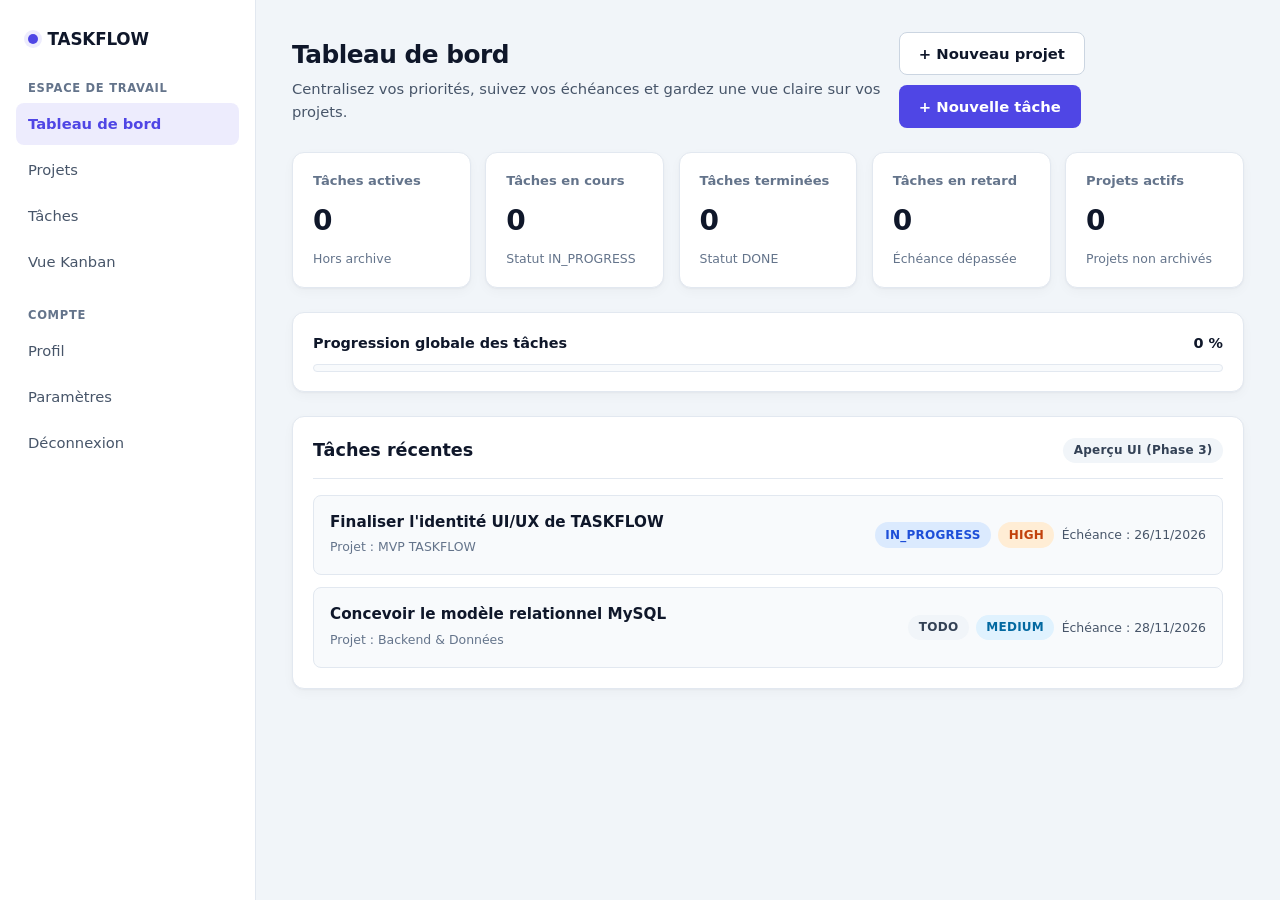
<file: frontend/pages/dashboard.html>
<!--Tableau de bord -->
<!doctype html>
<html lang="fr">
  <head>
    <meta charset="UTF-8" />
    <meta name="viewport" content="width=device-width, initial-scale=1.0" />
    <title>Tableau de bord — TASKFLOW</title>
    <link rel="stylesheet" href="../css/dashboard.css" />
  </head>
  <body>
    <div class="app-shell">
      <header class="mobile-topbar">
        <a href="./dashboard.html" class="brand-mark">
          <span class="brand-dot" aria-hidden="true"></span>
          <span>TASKFLOW</span>
        </a>
        <button
          type="button"
          class="menu-toggle"
          aria-label="Ouvrir le menu de navigation"
          aria-expanded="false"
          onclick="
            document.getElementById('main-sidebar').classList.toggle('is-open')
          "
        >
          ☰
        </button>
      </header>

      <aside
        id="main-sidebar"
        class="sidebar"
        aria-label="Navigation principale"
      >
        <div>
          <div class="sidebar-header">
            <a href="./dashboard.html" class="brand-mark">
              <span class="brand-dot" aria-hidden="true"></span>
              <span>TASKFLOW</span>
            </a>
          </div>

          <p class="nav-section-title">Espace de travail</p>
          <nav>
            <ul class="nav-list">
              <li>
                <a href="./dashboard.html" class="nav-link is-active"
                  >Tableau de bord</a
                >
              </li>
              <li><a href="#" class="nav-link">Projets</a></li>
              <li><a href="#" class="nav-link">Tâches</a></li>
              <li><a href="#" class="nav-link">Vue Kanban</a></li>
            </ul>
          </nav>

          <p class="nav-section-title" style="margin-top: 1rem">Compte</p>
          <nav aria-label="Paramètres du compte">
            <ul class="nav-list">
              <li><a href="#" class="nav-link">Profil</a></li>
              <li><a href="#" class="nav-link">Paramètres</a></li>
              <li><a href="./login.html" class="nav-link">Déconnexion</a></li>
            </ul>
          </nav>
        </div>
      </aside>

      <main class="workspace">
        <header class="workspace-header">
          <div>
            <h1>Tableau de bord</h1>
            <p>
              Centralisez vos priorités, suivez vos échéances et gardez une vue
              claire sur vos projets.
            </p>
          </div>
          <div class="header-actions">
            <button type="button" class="btn btn-secondary">
              + Nouveau projet
            </button>
            <button type="button" class="btn btn-primary">
              + Nouvelle tâche
            </button>
          </div>
        </header>

        <section class="kpi-grid" aria-label="Indicateurs clés">
          <article class="kpi-card">
            <span class="kpi-label">Tâches actives</span>
            <strong class="kpi-value" id="kpi-active-tasks">0</strong>
            <span class="kpi-sub">Hors archive</span>
          </article>
          <article class="kpi-card">
            <span class="kpi-label">Tâches en cours</span>
            <strong class="kpi-value" id="kpi-in-progress">0</strong>
            <span class="kpi-sub">Statut IN_PROGRESS</span>
          </article>
          <article class="kpi-card">
            <span class="kpi-label">Tâches terminées</span>
            <strong class="kpi-value" id="kpi-done">0</strong>
            <span class="kpi-sub">Statut DONE</span>
          </article>
          <article class="kpi-card">
            <span class="kpi-label">Tâches en retard</span>
            <strong class="kpi-value" id="kpi-overdue">0</strong>
            <span class="kpi-sub">Échéance dépassée</span>
          </article>
          <article class="kpi-card">
            <span class="kpi-label">Projets actifs</span>
            <strong class="kpi-value" id="kpi-active-projects">0</strong>
            <span class="kpi-sub">Projets non archivés</span>
          </article>
        </section>

        <section class="progress-card" aria-label="Progression globale">
          <div class="progress-top">
            <span>Progression globale des tâches</span>
            <span id="global-progress-label">0 %</span>
          </div>
          <div class="progress-track">
            <div
              class="progress-fill"
              id="global-progress-bar"
              style="width: 0%"
            ></div>
          </div>
        </section>

        <section class="surface-panel" aria-labelledby="recent-tasks-heading">
          <div class="panel-top">
            <h2 id="recent-tasks-heading">Tâches récentes</h2>
            <span class="badge badge--todo">Aperçu UI (Phase 3)</span>
          </div>

          <ul class="task-feed" id="recent-tasks-feed">
            <li class="task-row">
              <div>
                <p class="task-main-title">
                  Finaliser l'identité UI/UX de TASKFLOW
                </p>
                <span class="task-project-tag">Projet : MVP TASKFLOW</span>
              </div>
              <div class="task-tags">
                <span class="badge badge--progress">IN_PROGRESS</span>
                <span class="badge badge--high">HIGH</span>
                <span class="due-text">Échéance : 26/11/2026</span>
              </div>
            </li>
            <li class="task-row">
              <div>
                <p class="task-main-title">
                  Concevoir le modèle relationnel MySQL
                </p>
                <span class="task-project-tag"
                  >Projet : Backend &amp; Données</span
                >
              </div>
              <div class="task-tags">
                <span class="badge badge--todo">TODO</span>
                <span class="badge badge--medium">MEDIUM</span>
                <span class="due-text">Échéance : 28/11/2026</span>
              </div>
            </li>
          </ul>
        </section>
      </main>
    </div>
  </body>
</html>
</file>
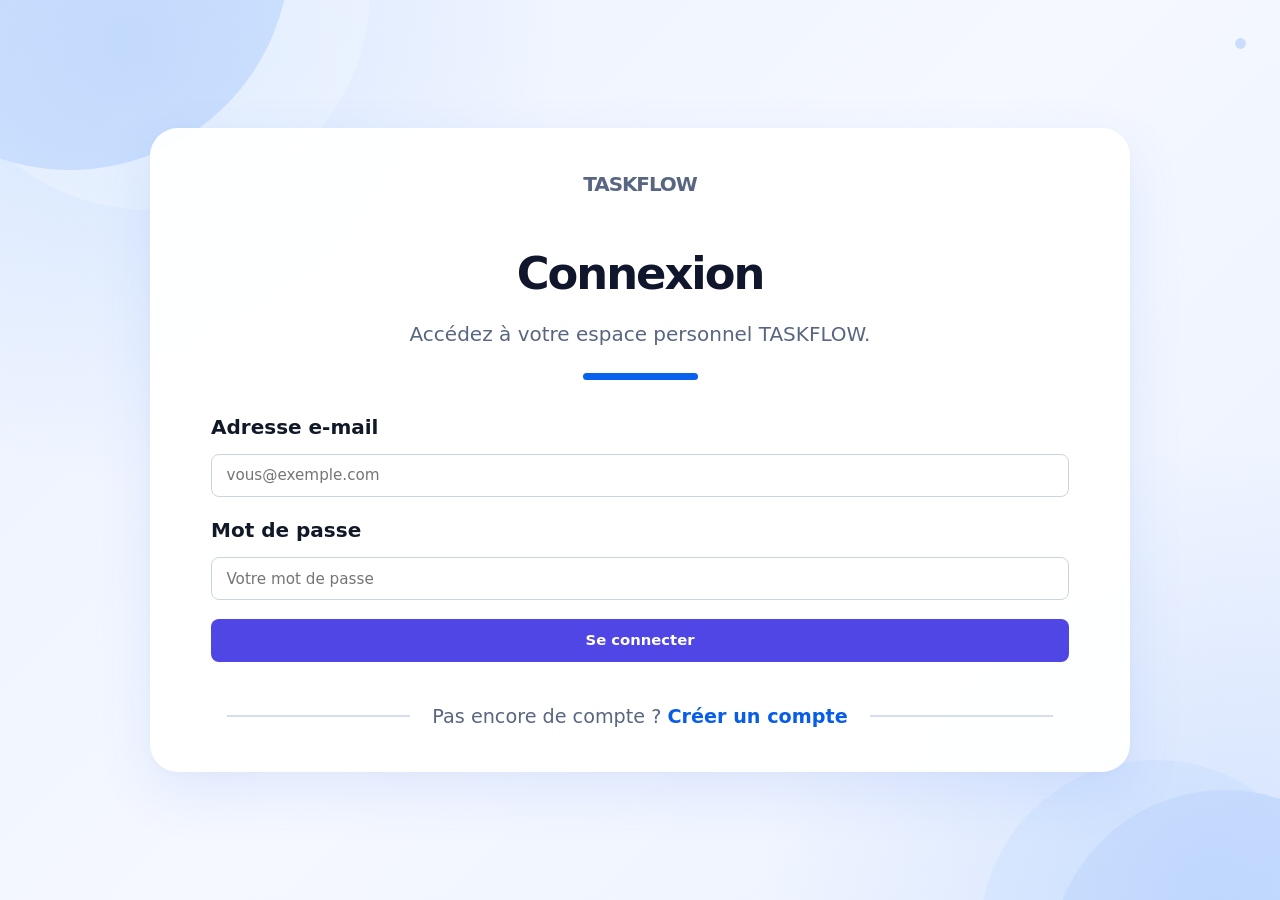
<file: frontend/pages/login.html>
<!--Page de connexion-->
<!doctype html>
<html lang="fr">
  <head>
    <meta charset="UTF-8" />
    <meta name="viewport" content="width=device-width, initial-scale=1.0" />
    <title>Connexion — TASKFLOW</title>
    <link rel="stylesheet" href="../css/auth.css" />
  </head>
  <body>
    <main class="auth-wrapper">
      <section class="auth-card" aria-labelledby="login-title">
        <header class="auth-header">
          <p class="auth-brand">TASKFLOW</p>
          <h1 id="login-title">Connexion</h1>
          <p>Accédez à votre espace personnel TASKFLOW.</p>
        </header>

        <form id="login-form" action="#" method="post">
          <div class="form-group">
            <label for="email">Adresse e-mail</label>
            <input
              type="email"
              id="email"
              name="email"
              placeholder="vous@exemple.com"
              required
              autocomplete="email"
            />
          </div>

          <div class="form-group">
            <label for="password">Mot de passe</label>
            <input
              type="password"
              id="password"
              name="password"
              placeholder="Votre mot de passe"
              required
              autocomplete="current-password"
            />
          </div>

          <button type="submit" class="btn btn-primary btn-full">
            Se connecter
          </button>
        </form>

        <footer class="auth-footer">
          <p>
            Pas encore de compte ? <a href="./register.html">Créer un compte</a>
          </p>
        </footer>
      </section>
    </main>
  </body>
</html>
</file>
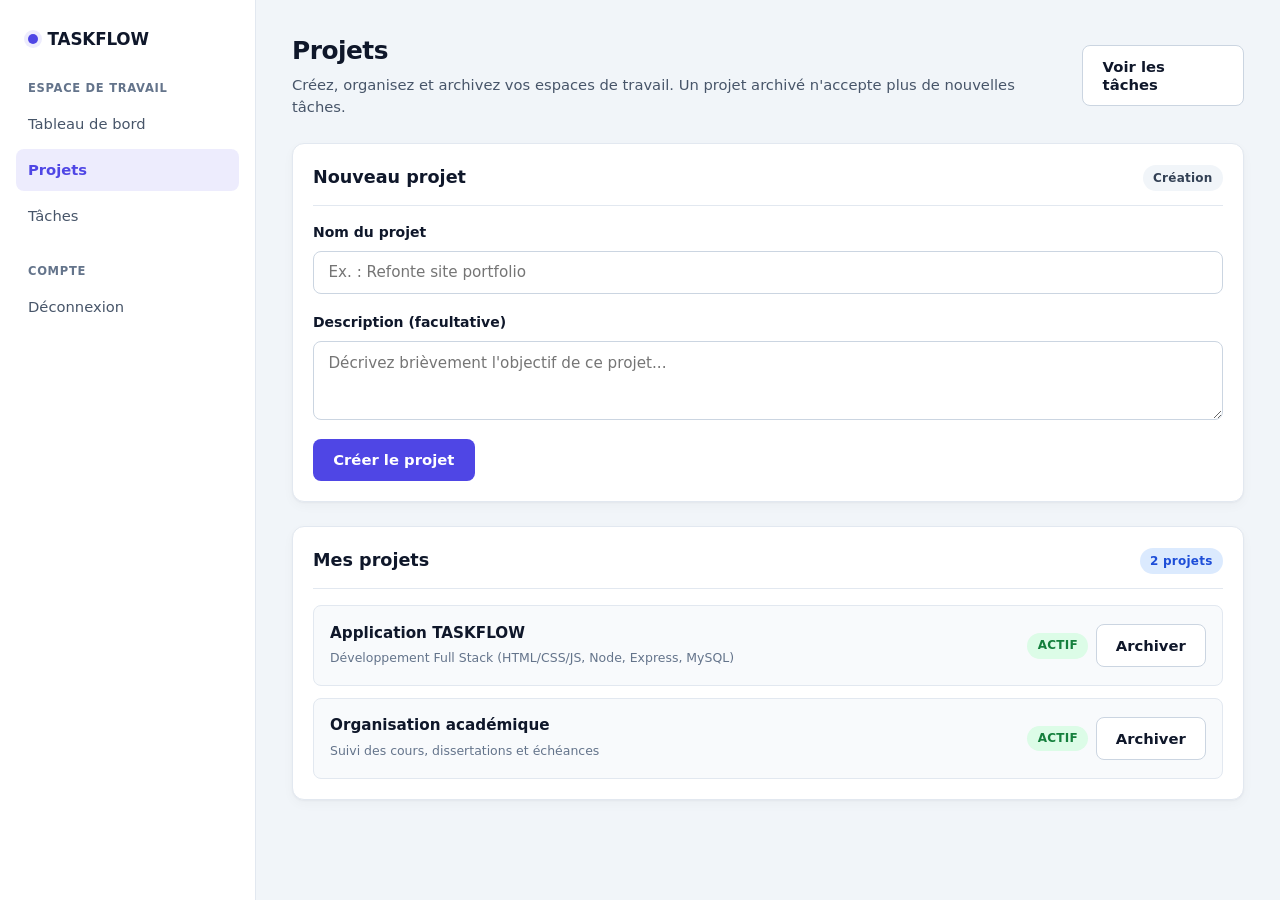
<file: frontend/pages/projects.html>
<!doctype html>
<html lang="fr">
  <head>
    <meta charset="UTF-8" />
    <meta name="viewport" content="width=device-width, initial-scale=1.0" />
    <title>Projets — TASKFLOW</title>
    <link rel="stylesheet" href="../css/dashboard.css" />
  </head>
  <body>
    <div class="app-shell">
      <!-- Barre supérieure mobile -->
      <header class="mobile-topbar">
        <a href="./dashboard.html" class="brand-mark">
          <span class="brand-dot" aria-hidden="true"></span>
          <span>TASKFLOW</span>
        </a>
        <button
          type="button"
          id="mobile-menu-btn"
          class="menu-toggle"
          aria-label="Ouvrir le menu de navigation"
          aria-controls="main-sidebar"
          aria-expanded="false"
          onclick="toggleSidebar()"
        >
          ☰
        </button>
      </header>

      <!-- Barre latérale -->
      <aside
        id="main-sidebar"
        class="sidebar"
        aria-label="Navigation principale"
      >
        <div>
          <div class="sidebar-header">
            <a href="./dashboard.html" class="brand-mark">
              <span class="brand-dot" aria-hidden="true"></span>
              <span>TASKFLOW</span>
            </a>
          </div>

          <p class="nav-section-title">Espace de travail</p>
          <nav>
            <ul class="nav-list">
              <li>
                <a href="./dashboard.html" class="nav-link">Tableau de bord</a>
              </li>
              <li>
                <a
                  href="./projects.html"
                  class="nav-link is-active"
                  aria-current="page"
                  >Projets</a
                >
              </li>
              <li><a href="./tasks.html" class="nav-link">Tâches</a></li>
            </ul>
          </nav>

          <p class="nav-section-title" style="margin-top: 1.15rem">Compte</p>
          <nav aria-label="Gestion du compte">
            <ul class="nav-list">
              <li><a href="./login.html" class="nav-link">Déconnexion</a></li>
            </ul>
          </nav>
        </div>
      </aside>

      <!-- Contenu principal -->
      <main class="workspace">
        <header class="workspace-header">
          <div>
            <h1>Projets</h1>
            <p>
              Créez, organisez et archivez vos espaces de travail. Un projet
              archivé n'accepte plus de nouvelles tâches.
            </p>
          </div>
          <div class="header-actions">
            <a href="./tasks.html" class="btn btn-secondary">Voir les tâches</a>
          </div>
        </header>

        <!-- Formulaire de création d'un projet -->
        <section
          class="surface-panel"
          aria-labelledby="create-project-heading"
          style="margin-bottom: 1.5rem"
        >
          <div class="panel-top">
            <h2 id="create-project-heading">Nouveau projet</h2>
            <span class="badge badge--todo">Création</span>
          </div>

          <form id="project-form" action="#" method="post">
            <div class="form-group">
              <label for="project-name">Nom du projet</label>
              <input
                type="text"
                id="project-name"
                name="name"
                placeholder="Ex. : Refonte site portfolio"
                required
              />
            </div>

            <div class="form-group">
              <label for="project-description">Description (facultative)</label>
              <textarea
                id="project-description"
                name="description"
                rows="3"
                placeholder="Décrivez brièvement l'objectif de ce projet..."
              ></textarea>
            </div>

            <button type="submit" class="btn btn-primary">
              Créer le projet
            </button>
          </form>
        </section>

        <!-- Liste des projets -->
        <section class="surface-panel" aria-labelledby="projects-list-heading">
          <div class="panel-top">
            <h2 id="projects-list-heading">Mes projets</h2>
            <span class="badge badge--progress" id="projects-count-badge"
              >2 projets</span
            >
          </div>

          <ul class="task-feed" id="projects-list">
            <li class="task-row">
              <div>
                <p class="task-main-title">Application TASKFLOW</p>
                <span class="task-project-tag"
                  >Développement Full Stack (HTML/CSS/JS, Node, Express,
                  MySQL)</span
                >
              </div>
              <div class="task-tags">
                <span class="badge badge--done">ACTIF</span>
                <button type="button" class="btn btn-secondary">
                  Archiver
                </button>
              </div>
            </li>

            <li class="task-row">
              <div>
                <p class="task-main-title">Organisation académique</p>
                <span class="task-project-tag"
                  >Suivi des cours, dissertations et échéances</span
                >
              </div>
              <div class="task-tags">
                <span class="badge badge--done">ACTIF</span>
                <button type="button" class="btn btn-secondary">
                  Archiver
                </button>
              </div>
            </li>
          </ul>
        </section>
      </main>
    </div>

    <script>
      function toggleSidebar() {
        const sidebar = document.getElementById("main-sidebar");
        const button = document.getElementById("mobile-menu-btn");
        const isOpen = sidebar.classList.toggle("is-open");
        button.setAttribute("aria-expanded", String(isOpen));
      }
    </script>
  </body>
</html>
</file>
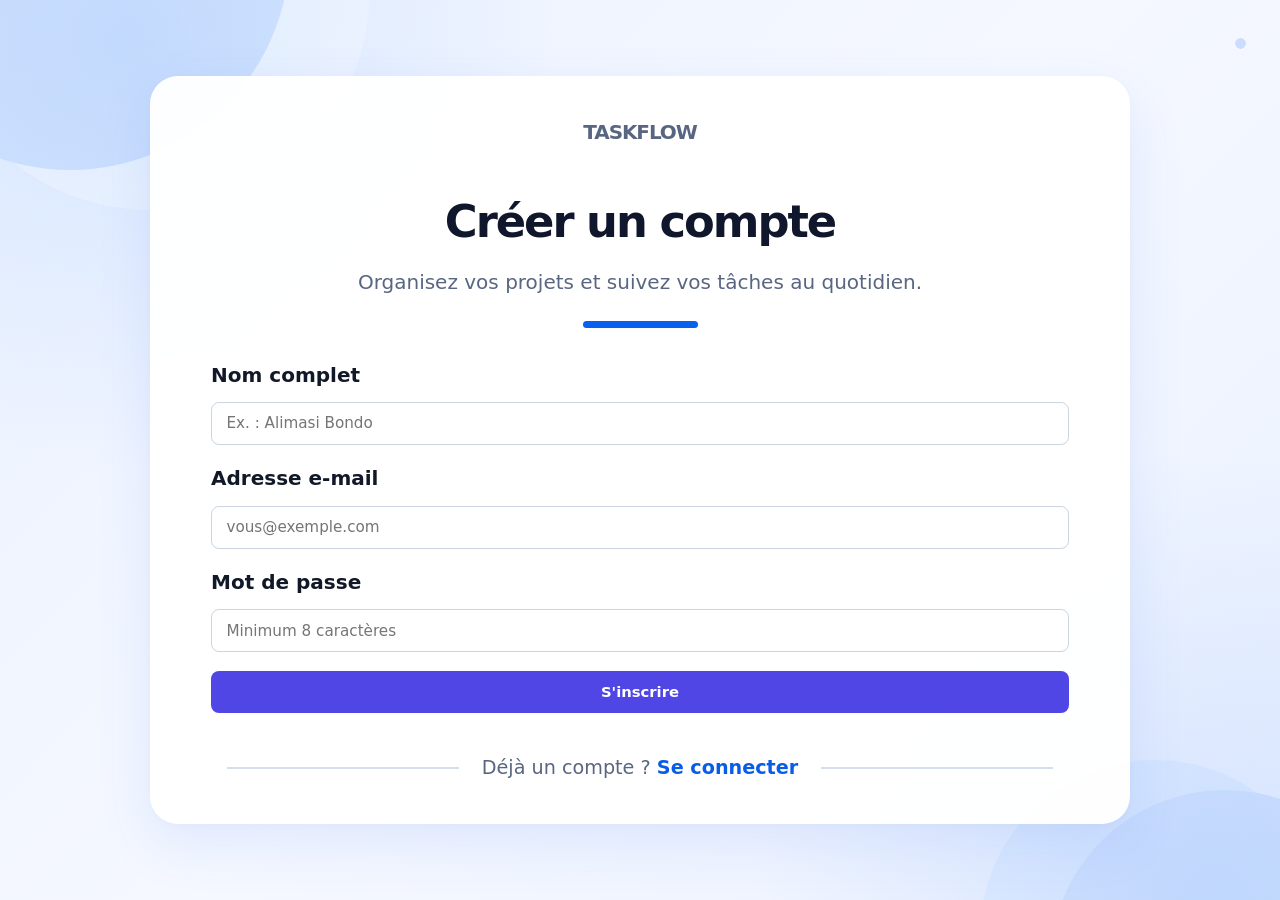
<file: frontend/pages/register.html>
<!--Page d'inscription-->
<!doctype html>
<html lang="fr">
  <head>
    <meta charset="UTF-8" />
    <meta name="viewport" content="width=device-width, initial-scale=1.0" />
    <title>Inscription — TASKFLOW</title>
    <link rel="stylesheet" href="../css/auth.css" />
  </head>
  <body>
    <main class="auth-wrapper">
      <section class="auth-card" aria-labelledby="register-title">
        <header class="auth-header">
          <p class="auth-brand">TASKFLOW</p>
          <h1 id="register-title">Créer un compte</h1>
          <p>Organisez vos projets et suivez vos tâches au quotidien.</p>
        </header>

        <form id="register-form" action="#" method="post">
          <div class="form-group">
            <label for="name">Nom complet</label>
            <input
              type="text"
              id="name"
              name="name"
              placeholder="Ex. : Alimasi Bondo"
              required
              autocomplete="name"
            />
          </div>

          <div class="form-group">
            <label for="email">Adresse e-mail</label>
            <input
              type="email"
              id="email"
              name="email"
              placeholder="vous@exemple.com"
              required
              autocomplete="email"
            />
          </div>

          <div class="form-group">
            <label for="password">Mot de passe</label>
            <input
              type="password"
              id="password"
              name="password"
              placeholder="Minimum 8 caractères"
              minlength="8"
              required
              autocomplete="new-password"
            />
          </div>

          <button type="submit" class="btn btn-primary btn-full">
            S'inscrire
          </button>
        </form>

        <footer class="auth-footer">
          <p>Déjà un compte ? <a href="./login.html">Se connecter</a></p>
        </footer>
      </section>
    </main>
  </body>
</html>
</file>
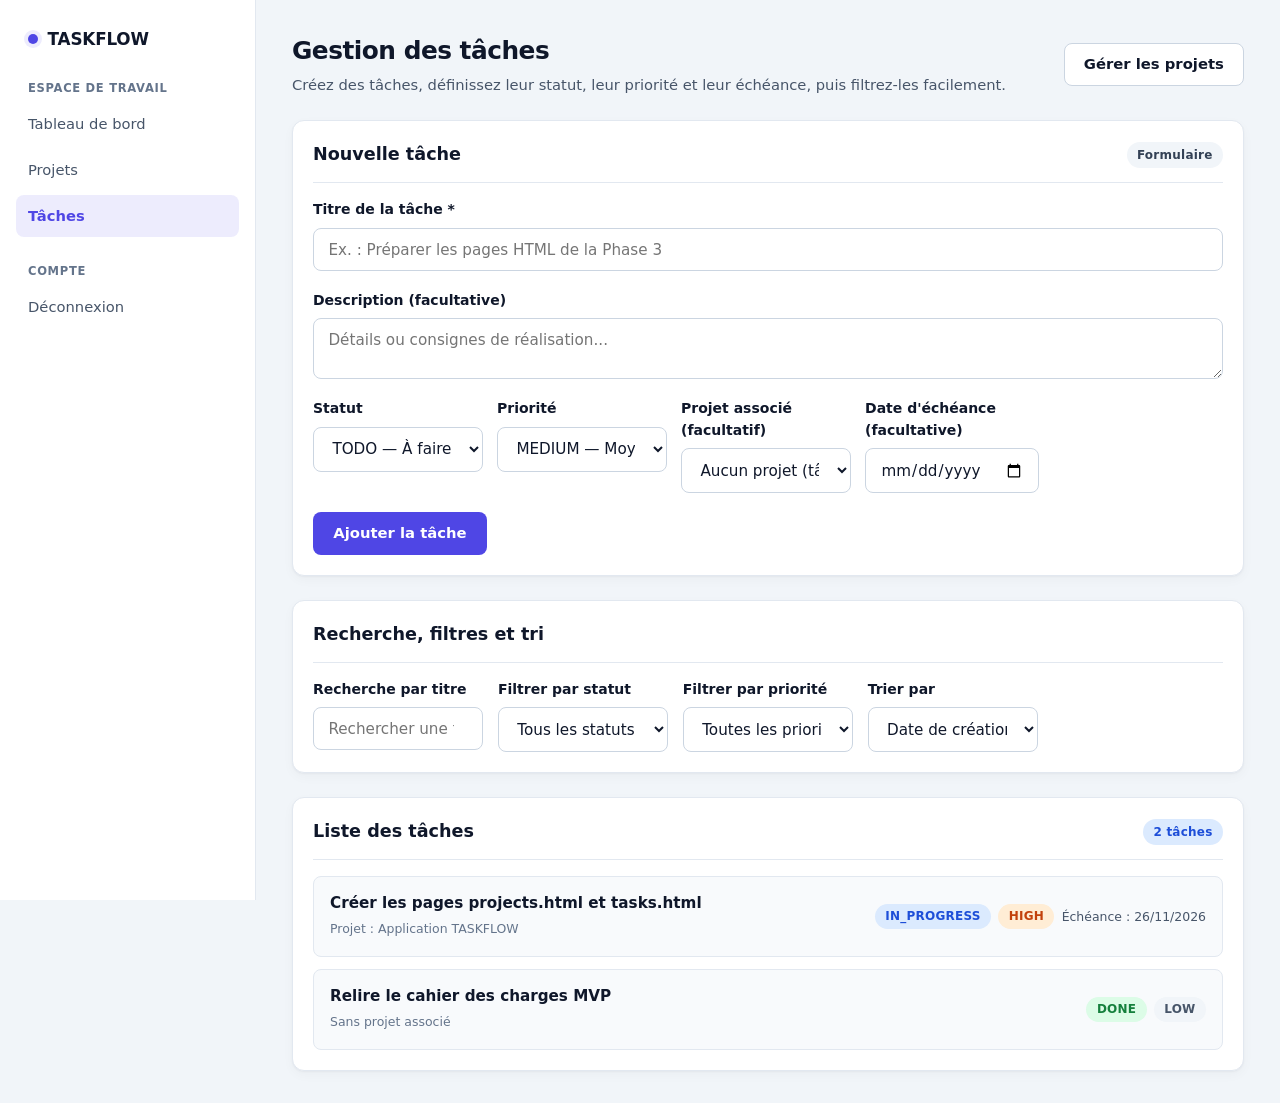
<file: frontend/pages/task.html>
<!doctype html>
<html lang="fr">
  <head>
    <meta charset="UTF-8" />
    <meta name="viewport" content="width=device-width, initial-scale=1.0" />
    <title>Tâches — TASKFLOW</title>
    <link rel="stylesheet" href="../css/dashboard.css" />
  </head>
  <body>
    <div class="app-shell">
      <!-- Barre supérieure mobile -->
      <header class="mobile-topbar">
        <a href="./dashboard.html" class="brand-mark">
          <span class="brand-dot" aria-hidden="true"></span>
          <span>TASKFLOW</span>
        </a>
        <button
          type="button"
          id="mobile-menu-btn"
          class="menu-toggle"
          aria-label="Ouvrir le menu de navigation"
          aria-controls="main-sidebar"
          aria-expanded="false"
          onclick="toggleSidebar()"
        >
          ☰
        </button>
      </header>

      <!-- Barre latérale -->
      <aside
        id="main-sidebar"
        class="sidebar"
        aria-label="Navigation principale"
      >
        <div>
          <div class="sidebar-header">
            <a href="./dashboard.html" class="brand-mark">
              <span class="brand-dot" aria-hidden="true"></span>
              <span>TASKFLOW</span>
            </a>
          </div>

          <p class="nav-section-title">Espace de travail</p>
          <nav>
            <ul class="nav-list">
              <li>
                <a href="./dashboard.html" class="nav-link">Tableau de bord</a>
              </li>
              <li><a href="./projects.html" class="nav-link">Projets</a></li>
              <li>
                <a
                  href="./tasks.html"
                  class="nav-link is-active"
                  aria-current="page"
                  >Tâches</a
                >
              </li>
            </ul>
          </nav>

          <p class="nav-section-title" style="margin-top: 1.15rem">Compte</p>
          <nav aria-label="Gestion du compte">
            <ul class="nav-list">
              <li><a href="./login.html" class="nav-link">Déconnexion</a></li>
            </ul>
          </nav>
        </div>
      </aside>

      <!-- Contenu principal -->
      <main class="workspace">
        <header class="workspace-header">
          <div>
            <h1>Gestion des tâches</h1>
            <p>
              Créez des tâches, définissez leur statut, leur priorité et leur
              échéance, puis filtrez-les facilement.
            </p>
          </div>
          <div class="header-actions">
            <a href="./projects.html" class="btn btn-secondary"
              >Gérer les projets</a
            >
          </div>
        </header>

        <!-- Formulaire de création d'une tâche -->
        <section
          class="surface-panel"
          aria-labelledby="create-task-heading"
          style="margin-bottom: 1.5rem"
        >
          <div class="panel-top">
            <h2 id="create-task-heading">Nouvelle tâche</h2>
            <span class="badge badge--todo">Formulaire</span>
          </div>

          <form id="task-form" action="#" method="post">
            <div class="form-group">
              <label for="task-title">Titre de la tâche *</label>
              <input
                type="text"
                id="task-title"
                name="title"
                placeholder="Ex. : Préparer les pages HTML de la Phase 3"
                required
              />
            </div>

            <div class="form-group">
              <label for="task-description">Description (facultative)</label>
              <textarea
                id="task-description"
                name="description"
                rows="2"
                placeholder="Détails ou consignes de réalisation..."
              ></textarea>
            </div>

            <div class="kpi-grid" style="margin-bottom: 1.15rem">
              <div class="form-group" style="margin-bottom: 0">
                <label for="task-status">Statut</label>
                <select id="task-status" name="status">
                  <option value="TODO">TODO — À faire</option>
                  <option value="IN_PROGRESS">IN_PROGRESS — En cours</option>
                  <option value="IN_REVIEW">IN_REVIEW — En vérification</option>
                  <option value="DONE">DONE — Terminée</option>
                </select>
              </div>

              <div class="form-group" style="margin-bottom: 0">
                <label for="task-priority">Priorité</label>
                <select id="task-priority" name="priority">
                  <option value="LOW">LOW — Faible</option>
                  <option value="MEDIUM" selected>MEDIUM — Moyenne</option>
                  <option value="HIGH">HIGH — Élevée</option>
                  <option value="URGENT">URGENT — Urgente</option>
                </select>
              </div>

              <div class="form-group" style="margin-bottom: 0">
                <label for="task-project">Projet associé (facultatif)</label>
                <select id="task-project" name="project_id">
                  <option value="">Aucun projet (tâche indépendante)</option>
                  <option value="1">Application TASKFLOW</option>
                  <option value="2">Organisation académique</option>
                </select>
              </div>

              <div class="form-group" style="margin-bottom: 0">
                <label for="task-due-date">Date d'échéance (facultative)</label>
                <input type="date" id="task-due-date" name="due_date" />
              </div>
            </div>

            <button type="submit" class="btn btn-primary">
              Ajouter la tâche
            </button>
          </form>
        </section>

        <!-- Recherche, filtrage et tri -->
        <section
          class="surface-panel"
          aria-labelledby="filter-tasks-heading"
          style="margin-bottom: 1.5rem"
        >
          <div class="panel-top">
            <h2 id="filter-tasks-heading">Recherche, filtres et tri</h2>
          </div>

          <div class="kpi-grid" style="margin-bottom: 0">
            <div class="form-group" style="margin-bottom: 0">
              <label for="search-task">Recherche par titre</label>
              <input
                type="search"
                id="search-task"
                placeholder="Rechercher une tâche..."
              />
            </div>

            <div class="form-group" style="margin-bottom: 0">
              <label for="filter-status">Filtrer par statut</label>
              <select id="filter-status">
                <option value="ALL">Tous les statuts</option>
                <option value="TODO">TODO</option>
                <option value="IN_PROGRESS">IN_PROGRESS</option>
                <option value="IN_REVIEW">IN_REVIEW</option>
                <option value="DONE">DONE</option>
              </select>
            </div>

            <div class="form-group" style="margin-bottom: 0">
              <label for="filter-priority">Filtrer par priorité</label>
              <select id="filter-priority">
                <option value="ALL">Toutes les priorités</option>
                <option value="LOW">LOW</option>
                <option value="MEDIUM">MEDIUM</option>
                <option value="HIGH">HIGH</option>
                <option value="URGENT">URGENT</option>
              </select>
            </div>

            <div class="form-group" style="margin-bottom: 0">
              <label for="sort-tasks">Trier par</label>
              <select id="sort-tasks">
                <option value="created_desc">Date de création (récent)</option>
                <option value="due_asc">Date d'échéance</option>
                <option value="priority_desc">Priorité</option>
                <option value="title_asc">Ordre alphabétique (A–Z)</option>
              </select>
            </div>
          </div>
        </section>

        <!-- Liste des tâches -->
        <section class="surface-panel" aria-labelledby="tasks-list-heading">
          <div class="panel-top">
            <h2 id="tasks-list-heading">Liste des tâches</h2>
            <span class="badge badge--progress" id="tasks-count-badge"
              >2 tâches</span
            >
          </div>

          <ul class="task-feed" id="tasks-list">
            <li class="task-row">
              <div>
                <p class="task-main-title">
                  Créer les pages projects.html et tasks.html
                </p>
                <span class="task-project-tag"
                  >Projet : Application TASKFLOW</span
                >
              </div>
              <div class="task-tags">
                <span class="badge badge--progress">IN_PROGRESS</span>
                <span class="badge badge--high">HIGH</span>
                <span class="due-text">Échéance : 26/11/2026</span>
              </div>
            </li>

            <li class="task-row">
              <div>
                <p class="task-main-title">Relire le cahier des charges MVP</p>
                <span class="task-project-tag">Sans projet associé</span>
              </div>
              <div class="task-tags">
                <span class="badge badge--done">DONE</span>
                <span class="badge badge--low">LOW</span>
              </div>
            </li>
          </ul>
        </section>
      </main>
    </div>

    <script>
      function toggleSidebar() {
        const sidebar = document.getElementById("main-sidebar");
        const button = document.getElementById("mobile-menu-btn");
        const isOpen = sidebar.classList.toggle("is-open");
        button.setAttribute("aria-expanded", String(isOpen));
      }
    </script>
  </body>
</html>
</file>
<file: frontend/css/dashboard.css>
@import url('./global.css');

.app-shell {
    display: flex;
    flex-direction: column;
    min-height: 100vh;
}

/* Barre supérieure mobile */
.mobile-topbar {
    display: flex;
    align-items: center;
    justify-content: space-between;
    padding: 0.85rem 1.25rem;
    background-color: var(--bg-surface);
    border-bottom: 1px solid var(--border-light);
    position: sticky;
    top: 0;
    z-index: 20;
}

.brand-mark {
    display: inline-flex;
    align-items: center;
    gap: 0.6rem;
    font-weight: 700;
    font-size: 1.05rem;
    letter-spacing: -0.01em;
    color: var(--text-primary);
    text-decoration: none;
}

.brand-dot {
    width: 10px;
    height: 10px;
    border-radius: 50%;
    background-color: var(--brand-primary);
    box-shadow: 0 0 0 4px var(--brand-soft);
}

.menu-toggle {
    display: inline-flex;
    align-items: center;
    justify-content: center;
    width: 40px;
    height: 40px;
    border-radius: var(--radius-sm);
    border: 1px solid var(--border-light);
    background-color: var(--bg-subtle);
    color: var(--text-primary);
    font-size: 1.15rem;
    cursor: pointer;
}

/* Barre latérale */
.sidebar {
    background-color: var(--bg-surface);
    border-bottom: 1px solid var(--border-light);
    padding: 1rem;
    display: none;
}

.sidebar.is-open {
    display: block;
}

.sidebar-header {
    display: none;
}

.nav-section-title {
    font-size: 0.72rem;
    font-weight: 700;
    text-transform: uppercase;
    letter-spacing: 0.06em;
    color: var(--text-muted);
    padding: 0.5rem 0.75rem 0.35rem;
}

.nav-list {
    list-style: none;
    display: flex;
    flex-direction: column;
    gap: 0.25rem;
}

.nav-link {
    display: flex;
    align-items: center;
    gap: 0.65rem;
    padding: 0.6rem 0.75rem;
    border-radius: var(--radius-sm);
    color: var(--text-secondary);
    text-decoration: none;
    font-size: 0.92rem;
    font-weight: 500;
    transition: background-color var(--transition-fast), color var(--transition-fast);
}

.nav-link:hover {
    background-color: var(--bg-subtle);
    color: var(--text-primary);
}

.nav-link.is-active {
    background-color: var(--brand-soft);
    color: var(--brand-primary);
    font-weight: 600;
}

/* Contenu principal */
.workspace {
    flex: 1;
    padding: 1.25rem;
    max-width: 1280px;
    width: 100%;
    margin: 0 auto;
}

.workspace-header {
    display: flex;
    flex-direction: column;
    gap: 1rem;
    margin-bottom: 1.5rem;
}

.workspace-header h1 {
    font-size: 1.55rem;
    font-weight: 700;
    letter-spacing: -0.02em;
}

.workspace-header p {
    color: var(--text-secondary);
    font-size: 0.92rem;
    margin-top: 0.2rem;
}

.header-actions {
    display: flex;
    flex-wrap: wrap;
    gap: 0.65rem;
}

/* Cartes statistiques */
.kpi-grid {
    display: grid;
    grid-template-columns: 1fr;
    gap: 0.9rem;
    margin-bottom: 1.5rem;
}

.kpi-card {
    background-color: var(--bg-surface);
    border: 1px solid var(--border-light);
    border-radius: var(--radius-md);
    padding: 1.15rem 1.25rem;
    box-shadow: var(--shadow-card);
    display: flex;
    flex-direction: column;
    gap: 0.45rem;
}

.kpi-label {
    font-size: 0.82rem;
    font-weight: 600;
    color: var(--text-muted);
}

.kpi-value {
    font-size: 1.75rem;
    font-weight: 700;
    letter-spacing: -0.02em;
    color: var(--text-primary);
}

.kpi-sub {
    font-size: 0.78rem;
    color: var(--text-muted);
}

/* Progression globale */
.progress-card {
    background-color: var(--bg-surface);
    border: 1px solid var(--border-light);
    border-radius: var(--radius-md);
    padding: 1.15rem 1.25rem;
    box-shadow: var(--shadow-card);
    margin-bottom: 1.5rem;
}

.progress-top {
    display: flex;
    justify-content: space-between;
    align-items: center;
    margin-bottom: 0.65rem;
    font-size: 0.9rem;
    font-weight: 600;
}

.progress-track {
    width: 100%;
    height: 8px;
    background-color: var(--bg-subtle);
    border-radius: var(--radius-pill);
    overflow: hidden;
    border: 1px solid var(--border-light);
}

.progress-fill {
    height: 100%;
    width: 35%;
    background-color: var(--brand-primary);
    border-radius: var(--radius-pill);
}

/* Panneau tâches */
.surface-panel {
    background-color: var(--bg-surface);
    border: 1px solid var(--border-light);
    border-radius: var(--radius-md);
    padding: 1.25rem;
    box-shadow: var(--shadow-card);
}

.panel-top {
    display: flex;
    flex-direction: column;
    gap: 0.5rem;
    margin-bottom: 1rem;
    padding-bottom: 0.85rem;
    border-bottom: 1px solid var(--border-light);
}

.panel-top h2 {
    font-size: 1.1rem;
    font-weight: 700;
}

.task-feed {
    list-style: none;
    display: flex;
    flex-direction: column;
    gap: 0.75rem;
}

.task-row {
    display: flex;
    flex-direction: column;
    gap: 0.65rem;
    padding: 0.95rem 1rem;
    border-radius: var(--radius-sm);
    background-color: var(--bg-subtle);
    border: 1px solid var(--border-light);
    transition: border-color var(--transition-fast), background-color var(--transition-fast);
}

.task-row:hover {
    border-color: var(--border-strong);
    background-color: var(--bg-surface);
}

.task-main-title {
    font-weight: 600;
    font-size: 0.95rem;
    color: var(--text-primary);
}

.task-project-tag {
    display: inline-block;
    font-size: 0.78rem;
    color: var(--text-muted);
    margin-top: 0.15rem;
}

.task-tags {
    display: flex;
    flex-wrap: wrap;
    align-items: center;
    gap: 0.45rem;
}

.due-text {
    font-size: 0.78rem;
    color: var(--text-secondary);
    font-weight: 500;
}

/* Tablette (640px+) */
@media (min-width: 640px) {
    .kpi-grid {
        grid-template-columns: repeat(2, 1fr);
    }

    .panel-top {
        flex-direction: row;
        justify-content: space-between;
        align-items: center;
    }
}

/* Ordinateur (1024px+) */
@media (min-width: 1024px) {
    .app-shell {
        flex-direction: row;
    }

    .mobile-topbar {
        display: none;
    }

    .sidebar,
    .sidebar.is-open {
        display: flex;
        flex-direction: column;
        justify-content: space-between;
        width: 256px;
        flex-shrink: 0;
        border-bottom: none;
        border-right: 1px solid var(--border-light);
        padding: 1.35rem 1rem;
        position: sticky;
        top: 0;
        height: 100vh;
    }

    .sidebar-header {
        display: flex;
        align-items: center;
        padding: 0.25rem 0.75rem 1.25rem;
    }

    .workspace {
        padding: 2rem 2.25rem;
    }

    .workspace-header {
        flex-direction: row;
        justify-content: space-between;
        align-items: center;
    }

    .kpi-grid {
        grid-template-columns: repeat(3, 1fr);
    }

    .task-row {
        flex-direction: row;
        justify-content: space-between;
        align-items: center;
    }
}

@media (min-width: 1200px) {
    .kpi-grid {
        grid-template-columns: repeat(5, 1fr);
    }
}
</file>
<file: frontend/css/auth.css>
/*Mise en page spécifique aux pages de connexion et inscription*/

@import url('./global.css');

/* =========================================
   1. AUTHENTICATION WRAPPER
========================================= */

.auth-wrapper {
    min-height: 100vh;
    width: 100%;
    display: flex;
    flex-direction: column;
    align-items: center;
    justify-content: center;
    padding: 2.5rem 1.5rem;
    position: relative;
    isolation: isolate;
    overflow: hidden;

    background:
        radial-gradient(circle at 10% 5%,
            rgba(96, 165, 250, 0.16), transparent 30%),
        radial-gradient(circle at 95% 100%,
            rgba(59, 130, 246, 0.13), transparent 30%),
        linear-gradient(135deg, #eaf1ff, #f5f8ff, #eaf1ff);
}

/* Grand cercle décoratif en haut à gauche */

.auth-wrapper::before {
    content: "";
    position: absolute;
    width: 440px;
    height: 440px;
    top: -270px;
    left: -150px;
    border-radius: 50%;
    background: rgba(59, 130, 246, 0.12);
    box-shadow: 80px 40px 0 rgba(255, 255, 255, 0.22);
    z-index: -1;
    pointer-events: none;
}

/* Cercle décoratif en bas à droite */

.auth-wrapper::after {
    content: "";
    position: absolute;
    width: 350px;
    height: 350px;
    bottom: -240px;
    right: -120px;
    border-radius: 50%;
    background: rgba(59, 130, 246, 0.13);
    box-shadow: -70px -30px 0 rgba(96, 165, 250, 0.08);
    z-index: -1;
    pointer-events: none;
}

/* Motif de petits points en haut à droite */

.auth-wrapper {
    background-image:
        radial-gradient(circle, rgba(59, 130, 246, 0.22) 5px, transparent 5.5px),
        radial-gradient(circle at 10% 5%, rgba(96, 165, 250, 0.16), transparent 30%),
        radial-gradient(circle at 95% 100%, rgba(59, 130, 246, 0.13), transparent 30%),
        linear-gradient(135deg, #eaf1ff, #f5f8ff, #eaf1ff);

    background-size:
        39px 39px,
        auto,
        auto,
        auto;

    background-position:
        calc(100% - 20px) 24px,
        center,
        center,
        center;

    background-repeat:
        no-repeat,
        no-repeat,
        no-repeat,
        no-repeat;
}

/* =========================================
   2. BRAND / LOGO
========================================= */

.auth-brand {
    display: flex;
    align-items: center;
    justify-content: center;
    gap: 1rem;

    margin-bottom: 2.5rem;

    font-size: 2.6rem;
    font-weight: 800;
    letter-spacing: -0.055em;
    color: #111827;
}

.auth-brand span {
    color: #2563eb;
}

.brand-icon {
    width: 80px;
    height: 80px;

    display: flex;
    align-items: center;
    justify-content: center;

    background: #0862ed;
    color: #ffffff;

    border-radius: 17px;
    box-shadow: 0 8px 20px rgba(37, 99, 235, 0.18);
}

.brand-icon svg {
    width: 48px;
    height: 48px;
}

/* =========================================
   3. AUTH CARD
========================================= */

.auth-card {
    width: 100%;
    max-width: 980px;

    padding: 2.5rem 3.75rem;

    background: rgba(255, 255, 255, 0.96);

    border: 1px solid rgba(255, 255, 255, 0.9);
    border-radius: 28px;

    box-shadow:
        0 20px 55px rgba(37, 99, 235, 0.10),
        0 2px 8px rgba(15, 23, 42, 0.02);
}

/* =========================================
   4. AUTH HEADER
========================================= */

.auth-header {
    text-align: center;
    margin-bottom: 2rem;
}

.auth-header h1 {
    font-size: 2.8rem;
    font-weight: 800;
    letter-spacing: -0.045em;
    color: #10172d;
    margin-bottom: 0.65rem;
}

.auth-header p {
    font-size: 1.25rem;
    line-height: 1.5;
    color: #596681;
}

/* Petite ligne bleue sous le texte */

.auth-header::after {
    content: "";
    display: block;

    width: 115px;
    height: 7px;

    background: #0862ed;
    border-radius: 20px;

    margin: 1.5rem auto 0;
}

/* =========================================
   5. AUTH FORM
========================================= */

.auth-form {
    display: flex;
    flex-direction: column;
    gap: 1.8rem;
}

.form-group {
    display: flex;
    flex-direction: column;
    gap: 0.7rem;
}

.form-group label {
    font-size: 1.25rem;
    font-weight: 700;
    color: #111827;
}

/* =========================================
   6. INPUTS
========================================= */

.input-wrapper {
    width: 100%;
    height: 70px;

    display: flex;
    align-items: center;

    padding: 0 1.3rem;

    background: #ffffff;
    border: 2px solid #cbd5e8;
    border-radius: 15px;

    transition: border-color 0.25s ease,
                box-shadow 0.25s ease;
}

.input-wrapper:hover {
    border-color: #94a3b8;
}

.input-wrapper:focus-within {
    border-color: #2563eb;
    box-shadow: 0 0 0 4px rgba(37, 99, 235, 0.10);
}

/* Icônes des champs */

.input-icon {
    width: 27px;
    height: 27px;

    flex-shrink: 0;

    color: #505d7b;
}

.input-wrapper input {
    width: 100%;
    height: 100%;

    padding: 0 1.5rem;

    border: none;
    outline: none;

    background: transparent;

    font-family: inherit;
    font-size: 1.2rem;
    color: #111827;
}

.input-wrapper input::placeholder {
    color: #64708c;
    opacity: 1;
}

/* =========================================
   7. PASSWORD TOGGLE
========================================= */

.toggle-password {
    height: 100%;

    display: flex;
    align-items: center;
    justify-content: center;

    padding: 0 0.8rem;

    border: none;
    border-left: 2px solid #e2e8f0;

    background: transparent;
    color: #505d7b;

    cursor: pointer;
    transition: color 0.2s ease;
}

.toggle-password:hover {
    color: #2563eb;
}

.toggle-password svg {
    width: 25px;
    height: 25px;
}

/* =========================================
   8. SUBMIT BUTTON
========================================= */

.auth-button {
    width: 100%;
    min-height: 78px;

    display: flex;
    align-items: center;
    justify-content: center;
    gap: 0.9rem;

    margin-top: 0.2rem;

    border: none;
    border-radius: 16px;

    background: linear-gradient(110deg, #064de0, #1769f7);

    color: #ffffff;

    font-family: inherit;
    font-size: 1.4rem;
    font-weight: 750;

    cursor: pointer;

    box-shadow: 0 10px 25px rgba(37, 99, 235, 0.20);

    transition: all 0.25s ease;
}

.auth-button:hover {
    background: linear-gradient(110deg, #0642c5, #1259df);
    transform: translateY(-2px);
    box-shadow: 0 14px 28px rgba(37, 99, 235, 0.28);
}

.auth-button:active {
    transform: translateY(0);
}

.auth-button svg {
    width: 29px;
    height: 29px;
}

/* =========================================
   9. AUTH FOOTER
========================================= */

.auth-footer {
    display: flex;
    align-items: center;
    justify-content: center;
    gap: 0.4rem;

    margin-top: 2.5rem;

    text-align: center;
    font-size: 1.2rem;
    color: #596681;
}

/* Lignes décoratives du footer */

.auth-footer::before,
.auth-footer::after {
    content: "";
    flex: 1;
    height: 2px;
    background: #d6deed;
    margin: 0 1rem;
}

.auth-footer a {
    color: #075de8;
    font-weight: 750;
    text-decoration: none;
    transition: color 0.2s ease;
}

.auth-footer a:hover {
    color: #1e40af;
    text-decoration: underline;
}

/* =========================================
   10. RESPONSIVE DESIGN
========================================= */

@media (max-width: 768px) {

    .auth-wrapper {
        padding: 2rem 1rem;
    }

    .auth-brand {
        font-size: 2rem;
        margin-bottom: 2rem;
    }

    .brand-icon {
        width: 60px;
        height: 60px;
    }

    .brand-icon svg {
        width: 36px;
        height: 36px;
    }

    .auth-card {
        max-width: 560px;
        padding: 2.2rem 1.8rem;
        border-radius: 22px;
    }

    .auth-header h1 {
        font-size: 2.1rem;
    }

    .auth-header p {
        font-size: 1rem;
    }

    .form-group label {
        font-size: 1.05rem;
    }

    .input-wrapper {
        height: 60px;
    }

    .input-wrapper input {
        font-size: 1rem;
        padding: 0 0.9rem;
    }

    .auth-button {
        min-height: 62px;
        font-size: 1.15rem;
    }

    .auth-footer {
        font-size: 1rem;
    }
}

@media (max-width: 480px) {

    .auth-card {
        padding: 1.8rem 1.2rem;
    }

    .auth-brand {
        font-size: 1.7rem;
    }

    .brand-icon {
        width: 50px;
        height: 50px;
        border-radius: 12px;
    }

    .auth-header h1 {
        font-size: 1.8rem;
    }

    .auth-footer::before,
    .auth-footer::after {
        display: none;
    }

    .auth-footer {
        flex-wrap: wrap;
    }
}
</file>
